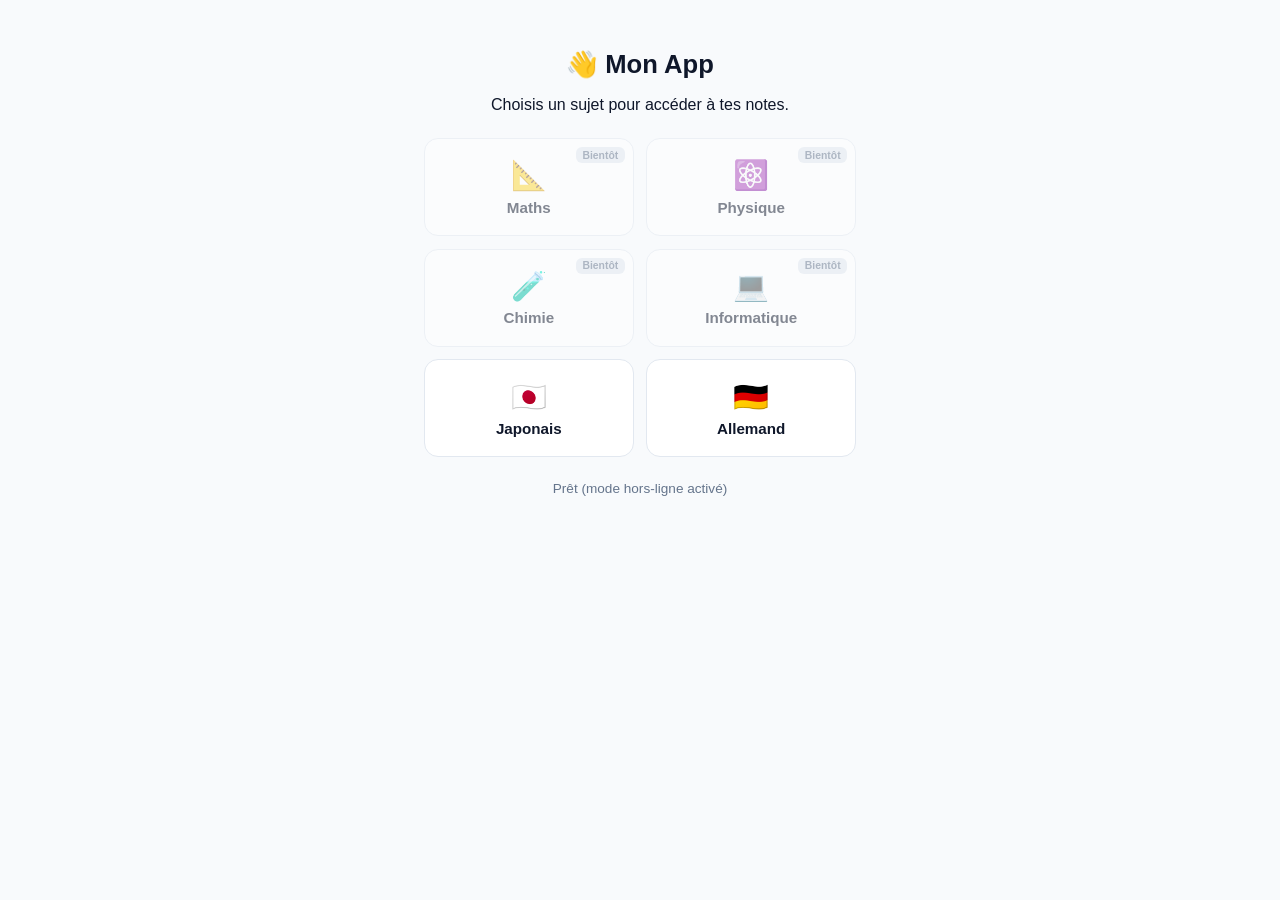
<file: index.html>
<!DOCTYPE html>
<html lang="fr">
<head>
  <meta charset="UTF-8" />
  <meta name="viewport" content="width=device-width, initial-scale=1.0" />
  <title>Mon App</title>

  <!-- Ce fichier dit au téléphone "cette app peut être installée" -->
  <link rel="manifest" href="manifest.json" />

  <!-- Icône affichée dans l'onglet du navigateur -->
  <link rel="icon" href="icons/icon-192.png" />
  <!-- Icône utilisée par iOS quand on ajoute l'app à l'écran d'accueil -->
  <link rel="apple-touch-icon" href="icons/icon-192.png" />

  <!-- Couleur de la barre en haut de l'écran quand l'app est installée -->
  <meta name="theme-color" content="#2563eb" />

  <link rel="stylesheet" href="css/style.css" />
</head>
<body>

  <main class="container">
    <h1>👋 Mon App</h1>
    <p>Choisis un sujet pour accéder à tes notes.</p>

    <nav class="subject-grid">
      <a class="subject-card" href="pages/maths.html" data-available="false">
        <span class="subject-icon">📐</span>
        <span class="subject-name">Maths</span>
        <span class="subject-badge">Bientôt</span>
      </a>
      <a class="subject-card" href="pages/physique.html" data-available="false">
        <span class="subject-icon">⚛️</span>
        <span class="subject-name">Physique</span>
        <span class="subject-badge">Bientôt</span>
      </a>
      <a class="subject-card" href="pages/chimie.html" data-available="false">
        <span class="subject-icon">🧪</span>
        <span class="subject-name">Chimie</span>
        <span class="subject-badge">Bientôt</span>
      </a>
      <a class="subject-card" href="pages/informatique.html" data-available="false">
        <span class="subject-icon">💻</span>
        <span class="subject-name">Informatique</span>
        <span class="subject-badge">Bientôt</span>
      </a>
      <a class="subject-card" href="pages/japonais.html" data-available="true">
        <span class="subject-icon">🇯🇵</span>
        <span class="subject-name">Japonais</span>
      </a>
      <a class="subject-card" href="pages/allemand.html" data-available="true">
        <span class="subject-icon">🇩🇪</span>
        <span class="subject-name">Allemand</span>
      </a>
    </nav>

    <p class="status" id="status"></p>
  </main>

  <script src="js/app.js"></script>
</body>
</html>
</file>
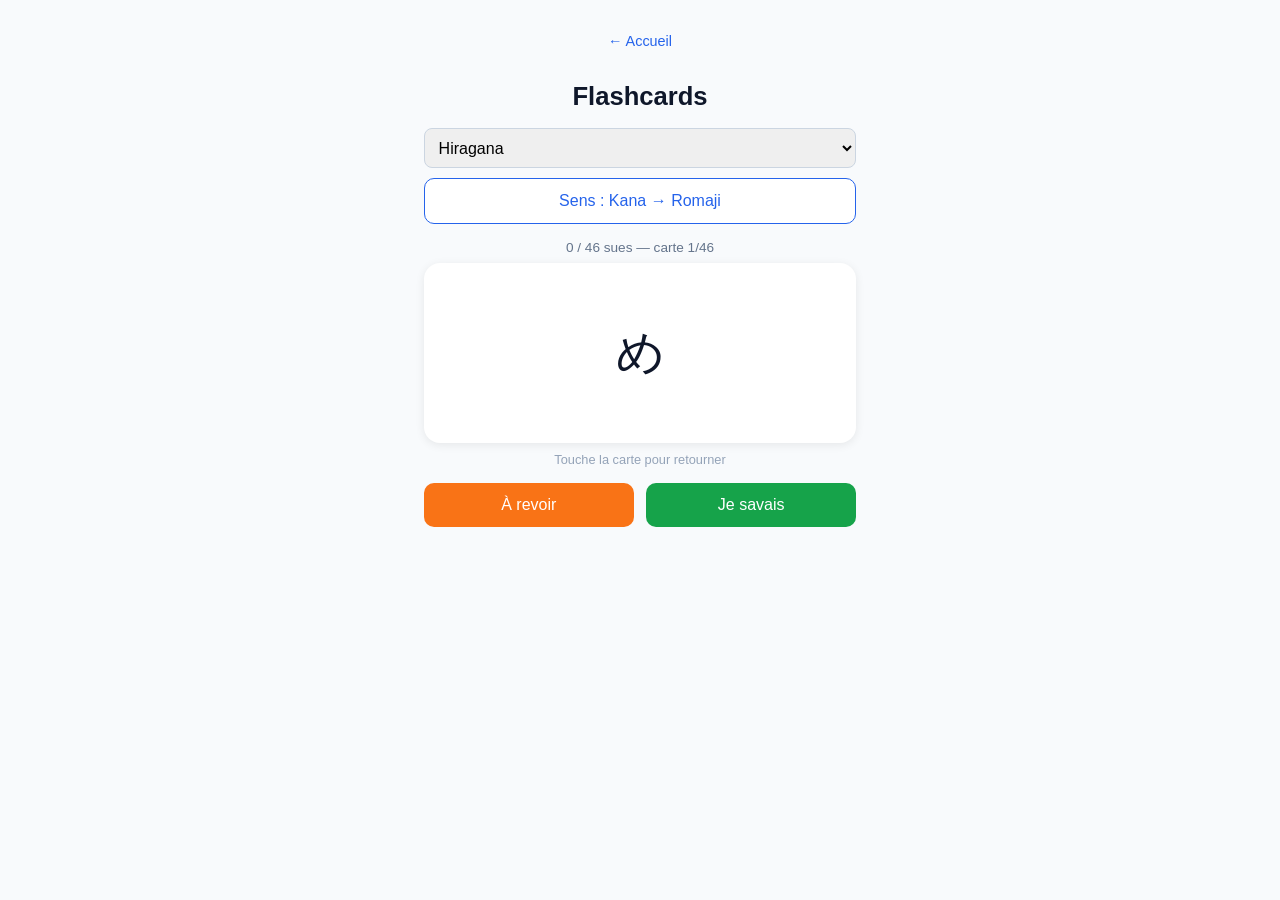
<file: flashcards.html>
<!DOCTYPE html>
<html lang="fr">
<head>
  <meta charset="UTF-8" />
  <meta name="viewport" content="width=device-width, initial-scale=1.0" />
  <title>Flashcards</title>

  <link rel="manifest" href="manifest.json" />
  <link rel="icon" href="icons/icon-192.png" />
  <link rel="apple-touch-icon" href="icons/icon-192.png" />
  <meta name="theme-color" content="#2563eb" />

  <link rel="stylesheet" href="css/style.css" />
</head>
<body>

  <main class="container">
    <a class="back-link" href="index.html">← Accueil</a>
    <h1>Flashcards</h1>

    <div class="controls">
      <select id="deck-select"></select>
      <button id="direction-btn">Sens : Kana → Romaji</button>
    </div>

    <p class="progress" id="progress-text"></p>

    <div class="card" id="card" tabindex="0">
      <span id="card-face">…</span>
    </div>

    <p class="hint">Touche la carte pour retourner</p>

    <div class="answer-buttons" id="answer-buttons" hidden>
      <button class="btn-again" id="btn-again">À revoir</button>
      <button class="btn-know" id="btn-know">Je savais</button>
    </div>
  </main>

  <script src="js/flashcards.js"></script>
</body>
</html>
</file>
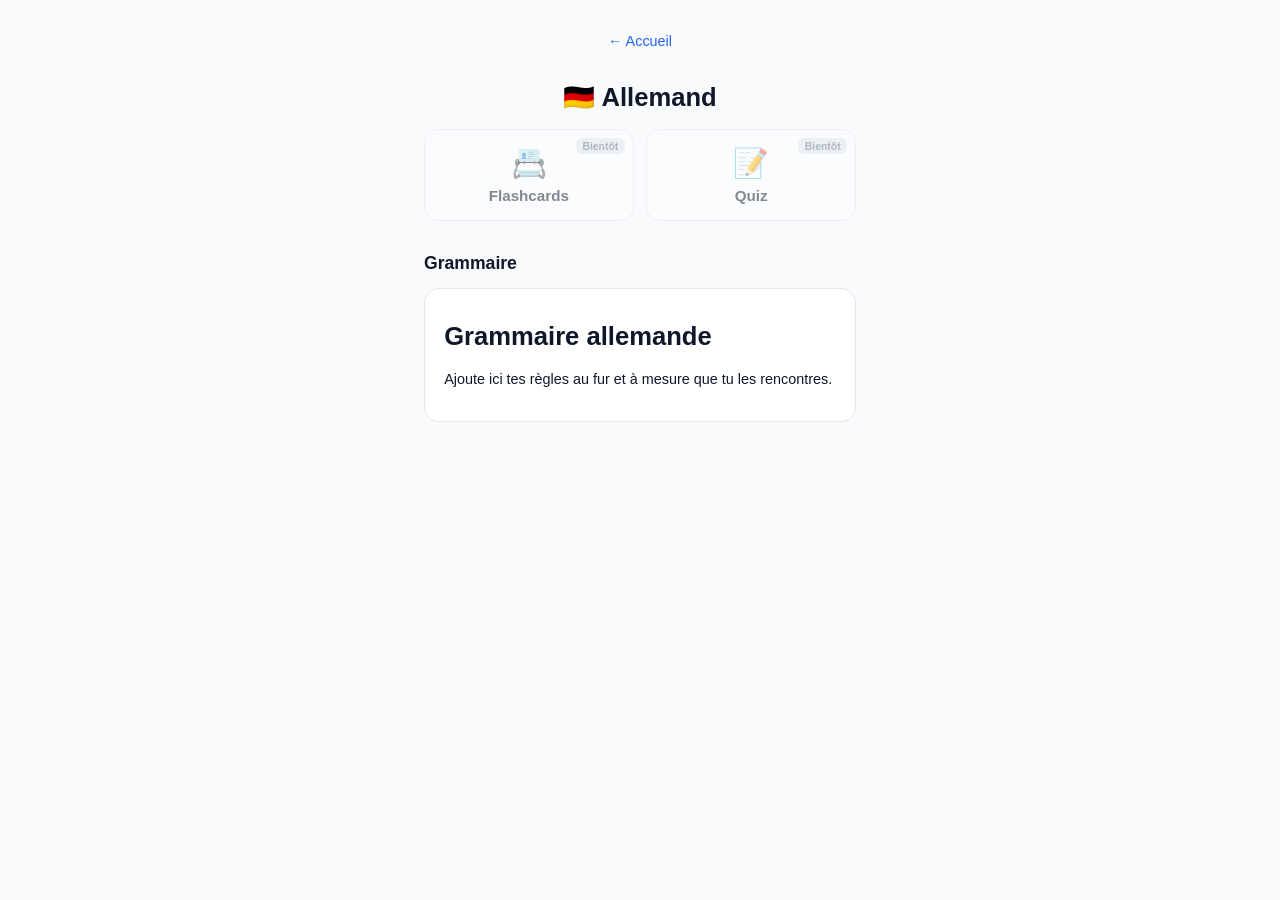
<file: pages/allemand.html>
<!DOCTYPE html>
<html lang="fr">
<head>
  <meta charset="UTF-8" />
  <meta name="viewport" content="width=device-width, initial-scale=1.0" />
  <title>Allemand</title>

  <link rel="manifest" href="../manifest.json" />
  <link rel="icon" href="../icons/icon-192.png" />
  <link rel="apple-touch-icon" href="../icons/icon-192.png" />
  <meta name="theme-color" content="#2563eb" />

  <link rel="stylesheet" href="../css/style.css" />
  <link rel="stylesheet" href="../lib/katex/katex.min.css" />
</head>
<body>

  <main class="container">
    <a class="back-link" href="../index.html">← Accueil</a>
    <h1>🇩🇪 Allemand</h1>

    <nav class="activity-grid">
      <a class="activity-card" href="flashcards.html" data-available="false">
        <span class="subject-icon">📇</span>
        <span class="subject-name">Flashcards</span>
        <span class="subject-badge">Bientôt</span>
      </a>
      <a class="activity-card" href="#" data-available="false">
        <span class="subject-icon">📝</span>
        <span class="subject-name">Quiz</span>
        <span class="subject-badge">Bientôt</span>
      </a>
    </nav>

    <h2 class="section-title">Grammaire</h2>
    <div class="notes-content" id="notes"></div>
  </main>

  <script src="../js/markdown-it.min.js"></script>
  <script src="../js/katex.min.js"></script>
  <script src="../js/auto-render.min.js"></script>
  <script src="../js/notes.js"></script>
  <script>
    loadNotes("../data/notes/allemand-grammaire.md", "notes");
  </script>
</body>
</html>
</file>
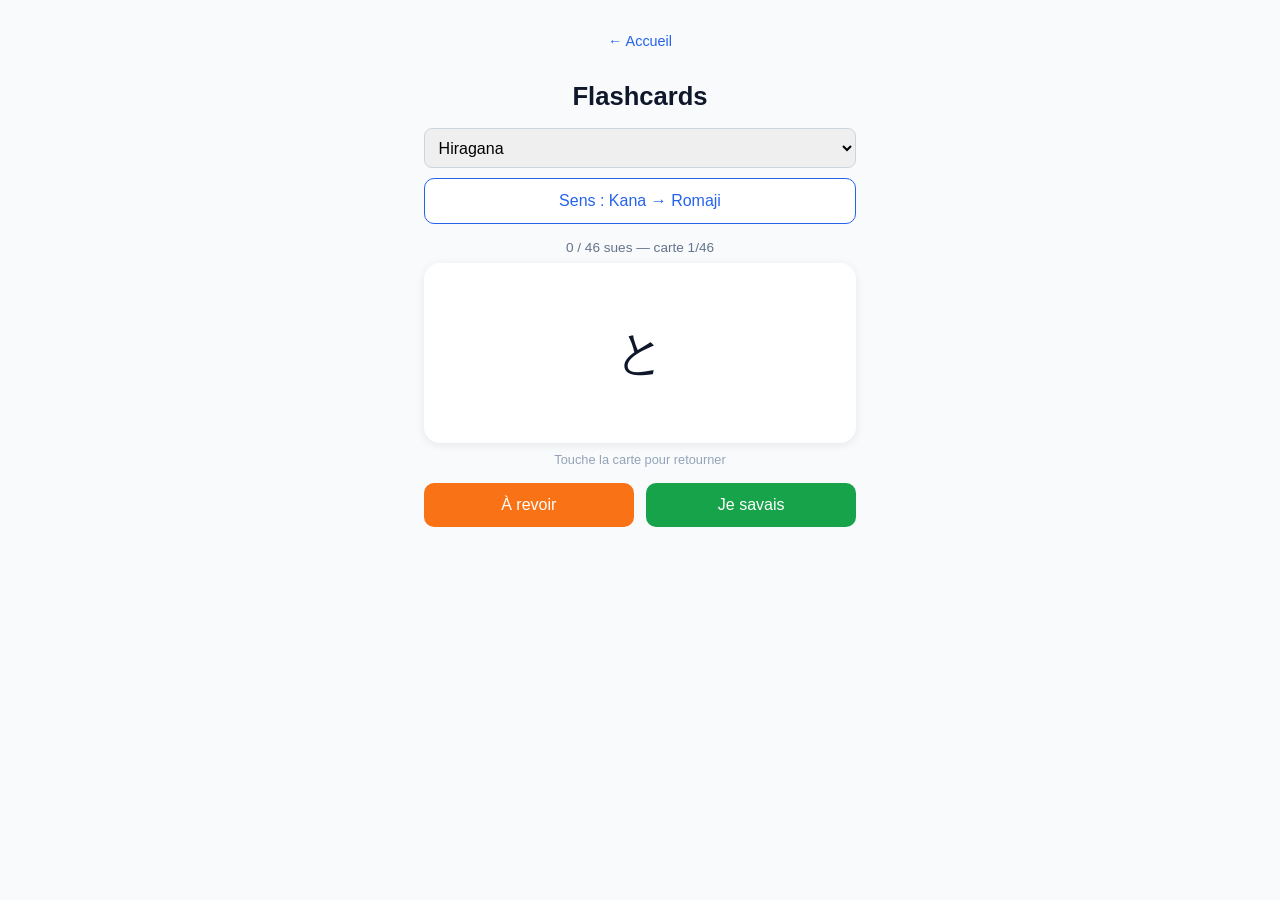
<file: pages/flashcards.html>
<!DOCTYPE html>
<html lang="fr">
<head>
  <meta charset="UTF-8" />
  <meta name="viewport" content="width=device-width, initial-scale=1.0" />
  <title>Flashcards</title>

  <link rel="manifest" href="../manifest.json" />
  <link rel="icon" href="../icons/icon-192.png" />
  <link rel="apple-touch-icon" href="../icons/icon-192.png" />
  <meta name="theme-color" content="#2563eb" />

  <link rel="stylesheet" href="../css/style.css" />
</head>
<body>

  <main class="container">
    <a class="back-link" href="../index.html">← Accueil</a>
    <h1>Flashcards</h1>

    <div class="controls">
      <select id="deck-select"></select>
      <button id="direction-btn">Sens : Kana → Romaji</button>
    </div>

    <p class="progress" id="progress-text"></p>

    <div class="card" id="card" tabindex="0">
      <span id="card-face">…</span>
    </div>

    <p class="hint">Touche la carte pour retourner</p>

    <div class="answer-buttons" id="answer-buttons" hidden>
      <button class="btn-again" id="btn-again">À revoir</button>
      <button class="btn-know" id="btn-know">Je savais</button>
    </div>
  </main>

  <script src="../js/flashcards.js"></script>
</body>
</html>
</file>
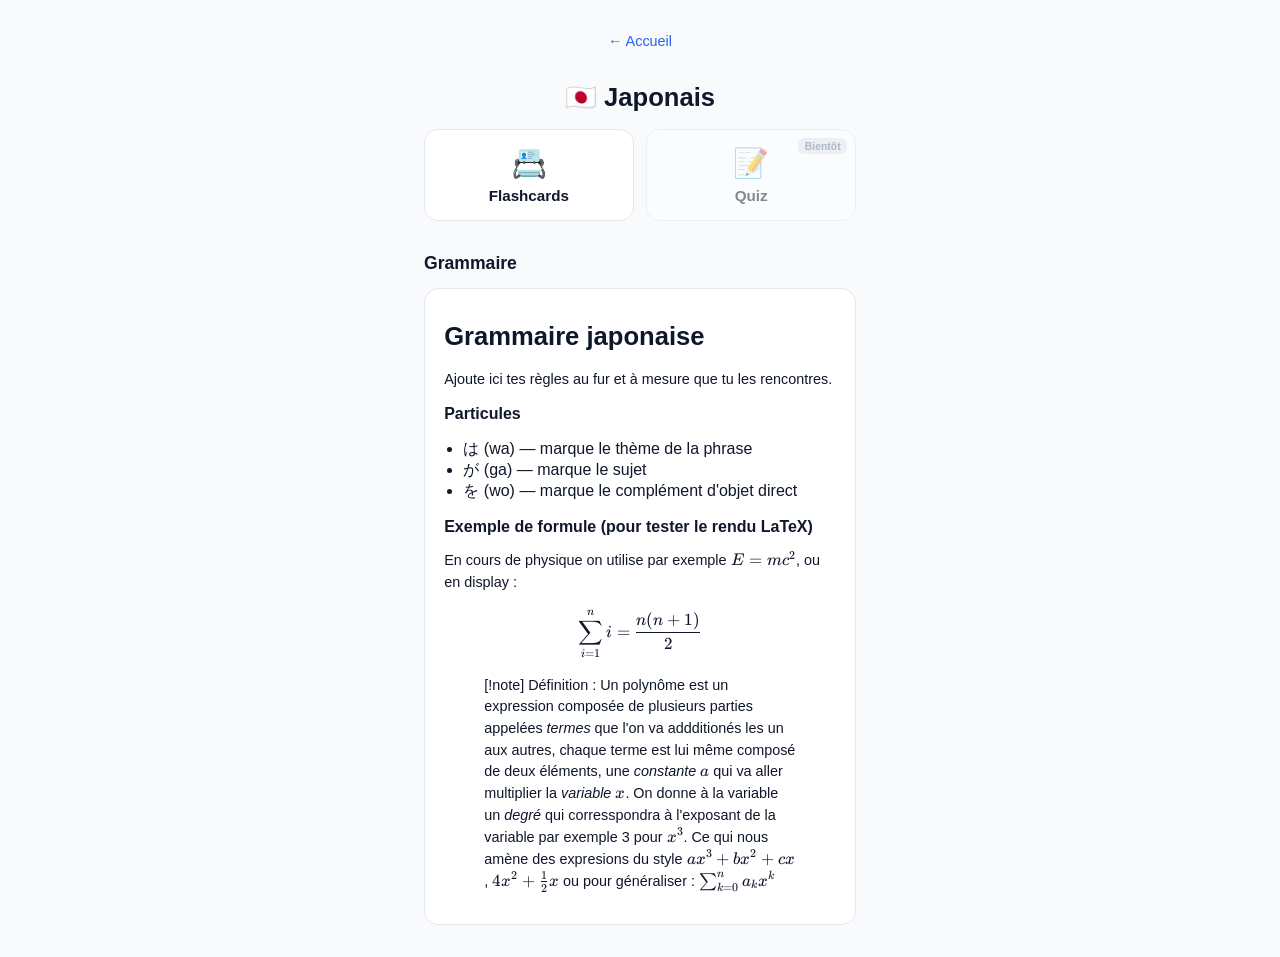
<file: pages/japonais.html>
<!DOCTYPE html>
<html lang="fr">
<head>
  <meta charset="UTF-8" />
  <meta name="viewport" content="width=device-width, initial-scale=1.0" />
  <title>Japonais</title>

  <link rel="manifest" href="../manifest.json" />
  <link rel="icon" href="../icons/icon-192.png" />
  <link rel="apple-touch-icon" href="../icons/icon-192.png" />
  <meta name="theme-color" content="#2563eb" />

  <link rel="stylesheet" href="../css/style.css" />
  <link rel="stylesheet" href="../lib/katex/katex.min.css" />
</head>
<body>

  <main class="container">
    <a class="back-link" href="../index.html">← Accueil</a>
    <h1>🇯🇵 Japonais</h1>

    <nav class="activity-grid">
      <a class="activity-card" href="flashcards.html" data-available="true">
        <span class="subject-icon">📇</span>
        <span class="subject-name">Flashcards</span>
      </a>
      <a class="activity-card" href="#" data-available="false">
        <span class="subject-icon">📝</span>
        <span class="subject-name">Quiz</span>
        <span class="subject-badge">Bientôt</span>
      </a>
    </nav>

    <h2 class="section-title">Grammaire</h2>
    <div class="notes-content" id="notes"></div>
  </main>

  <script src="../js/markdown-it.min.js"></script>
  <script src="../js/katex.min.js"></script>
  <script src="../js/auto-render.min.js"></script>
  <script src="../js/notes.js"></script>
  <script>
    loadNotes("../data/notes/japonais-grammaire.md", "notes");
  </script>
</body>
</html>
</file>
<file: css/style.css>
:root {
  --bleu: #2563eb;
  --fond: #f8fafc;
  --texte: #0f172a;
}

* {
  box-sizing: border-box;
}

body {
  margin: 0;
  font-family: -apple-system, "SF Pro Text", "Segoe UI", sans-serif;
  background: var(--fond);
  color: var(--texte);
  /* évite que le contenu passe sous l'encoche / la barre système du téléphone */
  padding-top: env(safe-area-inset-top, 0px);
  padding-bottom: env(safe-area-inset-bottom, 0px);
}

.container {
  max-width: 480px;
  margin: 0 auto;
  padding: 2rem 1.5rem;
  text-align: center;
}

h1 {
  font-size: 1.6rem;
}

button {
  background: var(--bleu);
  color: white;
  border: none;
  padding: 0.8rem 1.4rem;
  border-radius: 10px;
  font-size: 1rem;
  margin-top: 1rem;
  cursor: pointer;
}

button:active {
  opacity: 0.8;
}

.status {
  margin-top: 1.5rem;
  font-size: 0.85rem;
  color: #64748b;
}

/* --- Navigation depuis l'accueil --- */
.subject-grid {
  display: grid;
  grid-template-columns: repeat(2, 1fr);
  gap: 0.8rem;
  margin-top: 1.5rem;
}

.subject-card {
  position: relative;
  display: flex;
  flex-direction: column;
  align-items: center;
  gap: 0.4rem;
  background: white;
  border: 1px solid #e2e8f0;
  border-radius: 14px;
  padding: 1.2rem 0.6rem;
  text-decoration: none;
  color: var(--texte);
  font-weight: 600;
}

.subject-icon {
  font-size: 1.8rem;
}

.subject-name {
  font-size: 0.95rem;
}

.subject-card[data-available="false"] {
  opacity: 0.5;
  pointer-events: none;
}

.subject-badge {
  position: absolute;
  top: 0.5rem;
  right: 0.5rem;
  font-size: 0.65rem;
  font-weight: 600;
  background: #e2e8f0;
  color: #64748b;
  padding: 0.15rem 0.4rem;
  border-radius: 6px;
}

.back-link {
  display: inline-block;
  margin-bottom: 1rem;
  color: var(--bleu);
  text-decoration: none;
  font-size: 0.9rem;
}

/* --- Pages hub par sujet (japonais.html, allemand.html...) --- */
.activity-grid {
  display: grid;
  grid-template-columns: repeat(2, 1fr);
  gap: 0.8rem;
  margin-top: 1rem;
}

.activity-card {
  position: relative;
  display: flex;
  flex-direction: column;
  align-items: center;
  gap: 0.4rem;
  background: white;
  border: 1px solid #e2e8f0;
  border-radius: 14px;
  padding: 1rem 0.6rem;
  text-decoration: none;
  color: var(--texte);
  font-weight: 600;
}

.activity-card[data-available="false"] {
  opacity: 0.5;
  pointer-events: none;
}

.section-title {
  margin-top: 2rem;
  font-size: 1.1rem;
  text-align: left;
}

.notes-content {
  text-align: left;
  background: white;
  border: 1px solid #e2e8f0;
  border-radius: 14px;
  padding: 1rem 1.2rem;
}

.notes-content h2 {
  font-size: 1rem;
  margin-top: 0;
}

.notes-content h3 {
  font-size: 0.95rem;
  color: var(--bleu);
}

.notes-content ul {
  padding-left: 1.2rem;
}

.notes-content p {
  font-size: 0.9rem;
  line-height: 1.5;
}

/* --- Flashcards --- */
.controls {
  display: flex;
  flex-direction: column;
  gap: 0.6rem;
  margin-bottom: 1rem;
}

select {
  padding: 0.6rem;
  border-radius: 8px;
  border: 1px solid #cbd5e1;
  font-size: 1rem;
}

.controls button {
  margin-top: 0;
  background: white;
  color: var(--bleu);
  border: 1px solid var(--bleu);
}

.progress {
  font-size: 0.85rem;
  color: #64748b;
  margin-bottom: 0.5rem;
}

.card {
  background: white;
  border-radius: 16px;
  box-shadow: 0 2px 10px rgba(0, 0, 0, 0.08);
  min-height: 180px;
  display: flex;
  align-items: center;
  justify-content: center;
  font-size: 3rem;
  cursor: pointer;
  user-select: none;
}

.hint {
  font-size: 0.8rem;
  color: #94a3b8;
  margin-top: 0.6rem;
}

.answer-buttons {
  display: flex;
  gap: 0.8rem;
  margin-top: 1rem;
}

.answer-buttons button {
  flex: 1;
  margin-top: 0;
}

.btn-again {
  background: #f97316;
}

.btn-know {
  background: #16a34a;
}
</file>
